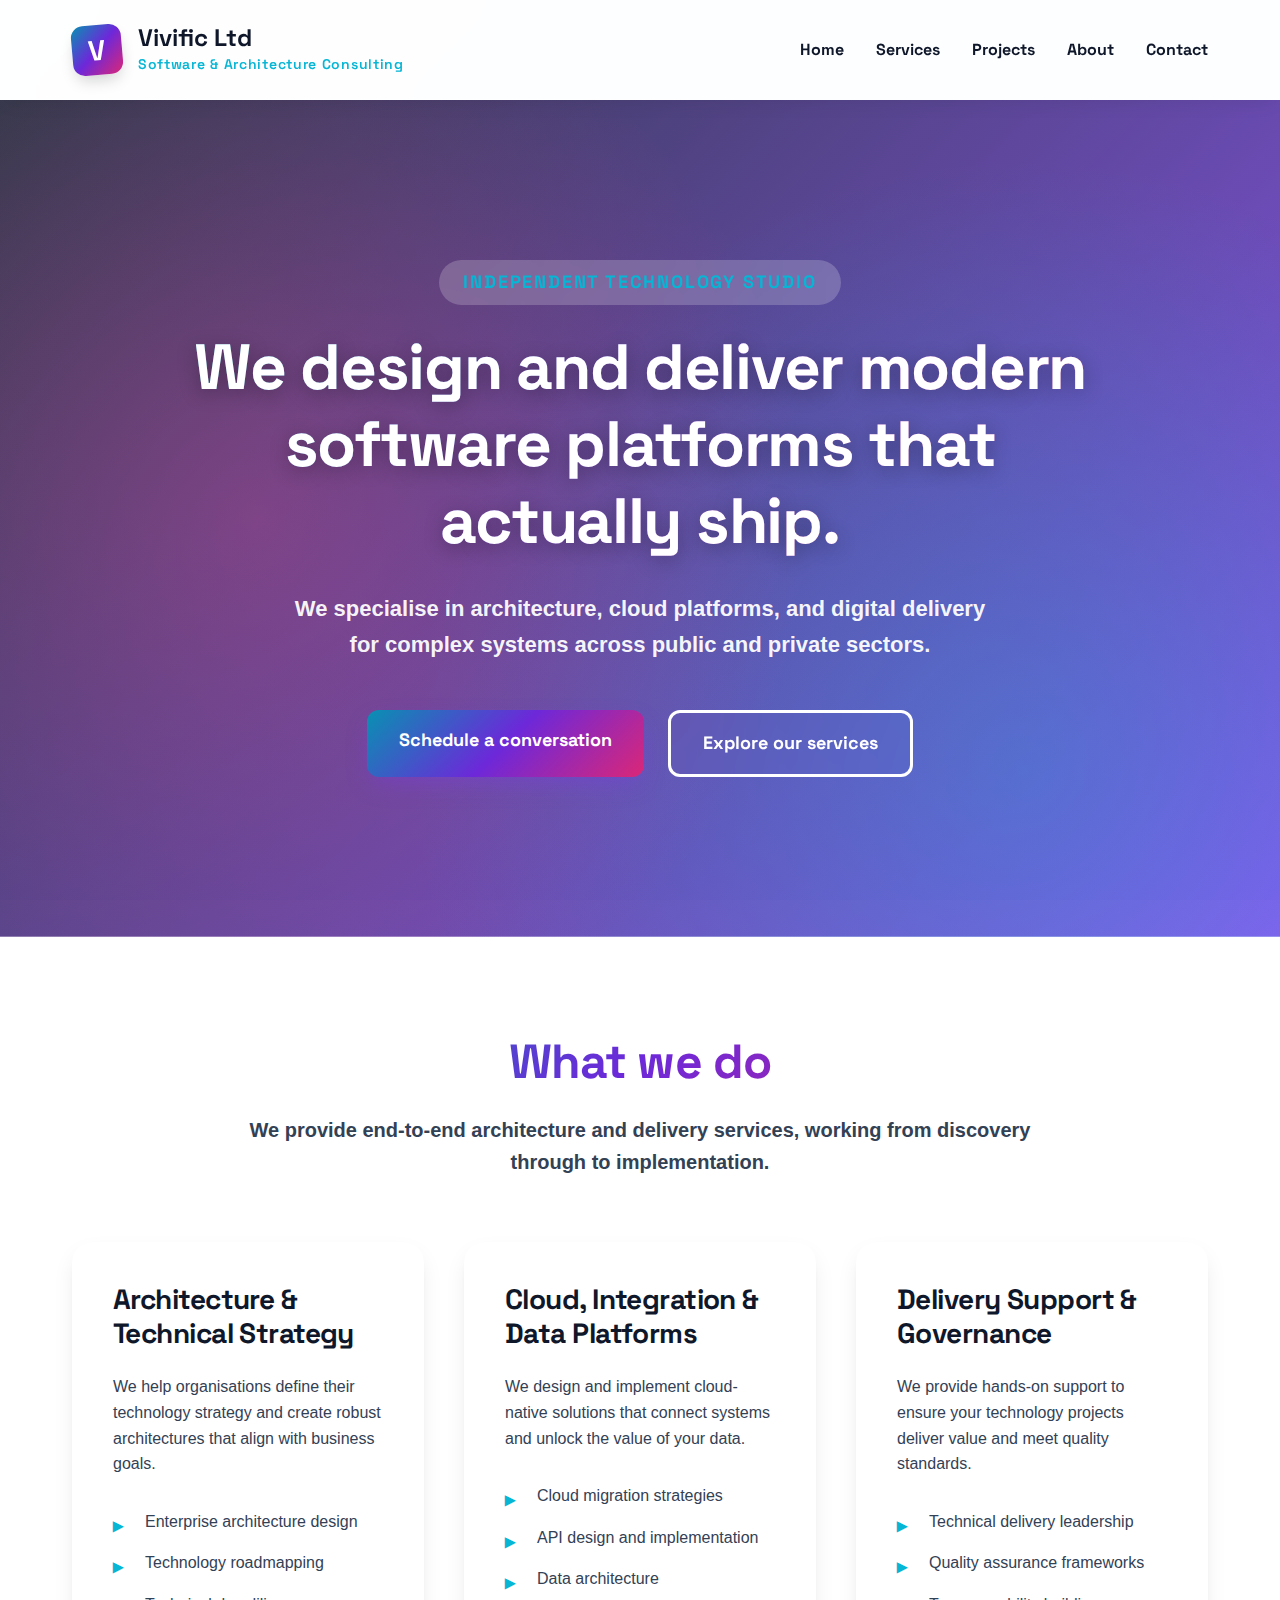
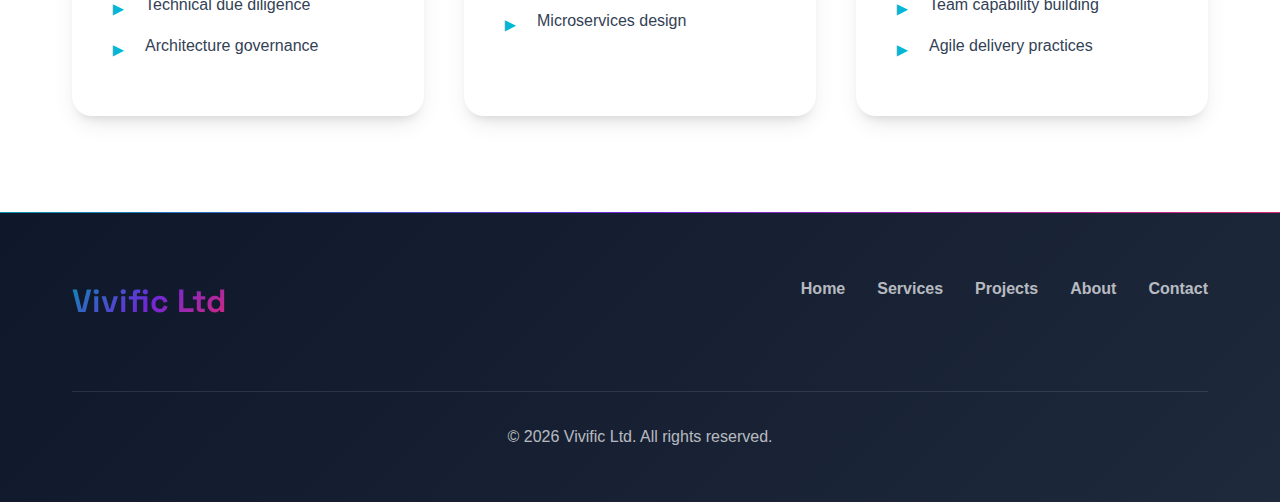
<file: index.html>
<!DOCTYPE html>
<html lang="en">
<head>
  <meta charset="UTF-8">
  <meta name="viewport" content="width=device-width, initial-scale=1.0">
  <title>Vivific Ltd - Software & Architecture Consulting</title>
  <link rel="stylesheet" href="styles.css">
  <link rel="preconnect" href="https://fonts.googleapis.com">
  <link rel="preconnect" href="https://fonts.gstatic.com" crossorigin>
  <link href="https://fonts.googleapis.com/css2?family=Space+Grotesk:wght@400;500;600;700&display=swap" rel="stylesheet">
</head>
<body>
  <header>
    <div class="container">
      <div class="header-container">
        <div class="logo">
          <div class="logo-mark">V</div>
          <div class="logo-text">
            <div class="logo-title">Vivific Ltd</div>
            <div class="logo-subtitle">Software & Architecture Consulting</div>
          </div>
        </div>
        <button class="mobile-menu-toggle" id="mobile-menu-toggle">
          <span></span>
          <span></span>
          <span></span>
        </button>
        <nav id="main-nav">
          <ul>
            <li><a href="index.html">Home</a></li>
            <li><a href="services.html">Services</a></li>
            <li><a href="projects.html">Projects</a></li>
            <li><a href="about.html">About</a></li>
            <li><a href="contact.html">Contact</a></li>
          </ul>
        </nav>
      </div>
    </div>
  </header>

  <main>
    <section class="hero">
      <div class="container">
        <div class="hero-content">
          <div class="kicker">Independent technology studio</div>
          <h1>We design and deliver modern software platforms that actually ship.</h1>
          <p>We specialise in architecture, cloud platforms, and digital delivery for complex systems across public and private sectors.</p>
          <div class="cta-buttons">
            <a href="contact.html" class="btn btn-primary">Schedule a conversation</a>
            <a href="services.html" class="btn btn-secondary">Explore our services</a>
          </div>
        </div>
      </div>
    </section>

    <section class="what-we-do">
      <div class="container">
        <div class="section-title">
          <h2>What we do</h2>
          <p>We provide end-to-end architecture and delivery services, working from discovery through to implementation.</p>
        </div>
        <div class="cards">
          <div class="card">
            <h3>Architecture & Technical Strategy</h3>
            <p>We help organisations define their technology strategy and create robust architectures that align with business goals.</p>
            <ul>
              <li>Enterprise architecture design</li>
              <li>Technology roadmapping</li>
              <li>Technical due diligence</li>
              <li>Architecture governance</li>
            </ul>
          </div>
          <div class="card">
            <h3>Cloud, Integration & Data Platforms</h3>
            <p>We design and implement cloud-native solutions that connect systems and unlock the value of your data.</p>
            <ul>
              <li>Cloud migration strategies</li>
              <li>API design and implementation</li>
              <li>Data architecture</li>
              <li>Microservices design</li>
            </ul>
          </div>
          <div class="card">
            <h3>Delivery Support & Governance</h3>
            <p>We provide hands-on support to ensure your technology projects deliver value and meet quality standards.</p>
            <ul>
              <li>Technical delivery leadership</li>
              <li>Quality assurance frameworks</li>
              <li>Team capability building</li>
              <li>Agile delivery practices</li>
            </ul>
          </div>
        </div>
      </div>
    </section>
  </main>

  <footer>
    <div class="container">
      <div class="footer-content">
        <div class="footer-logo">Vivific Ltd</div>
        <div class="footer-links">
          <ul>
            <li><a href="index.html">Home</a></li>
            <li><a href="services.html">Services</a></li>
            <li><a href="projects.html">Projects</a></li>
            <li><a href="about.html">About</a></li>
            <li><a href="contact.html">Contact</a></li>
          </ul>
        </div>
      </div>
      <div class="copyright">
        <p>&copy; <span id="current-year"></span> Vivific Ltd. All rights reserved.</p>
      </div>
    </div>
  </footer>

  <script>
    // Set current year in footer
    document.getElementById('current-year').textContent = new Date().getFullYear();

    // Mobile menu toggle
    const mobileMenuToggle = document.getElementById('mobile-menu-toggle');
    const mainNav = document.getElementById('main-nav');

    mobileMenuToggle.addEventListener('click', function() {
      mainNav.classList.toggle('active');
    });
  </script>
</body>
</html>
</file>
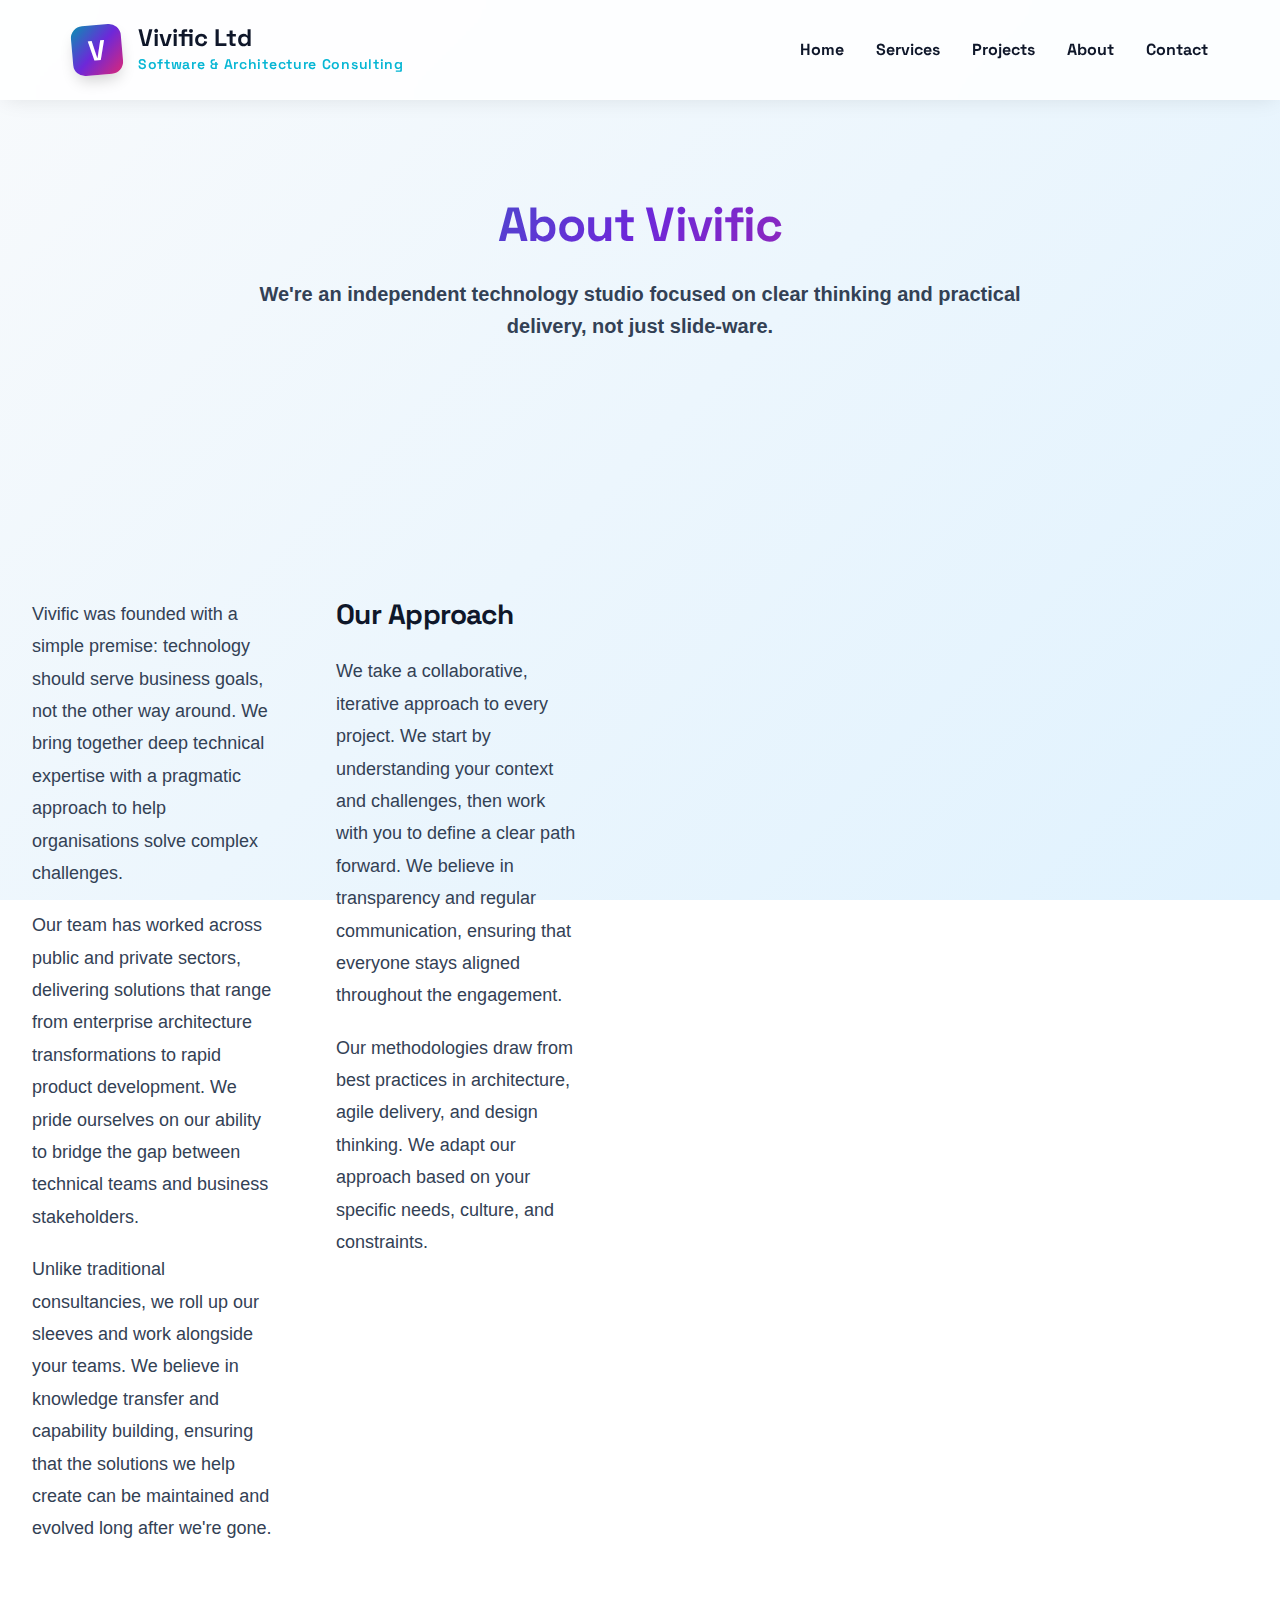
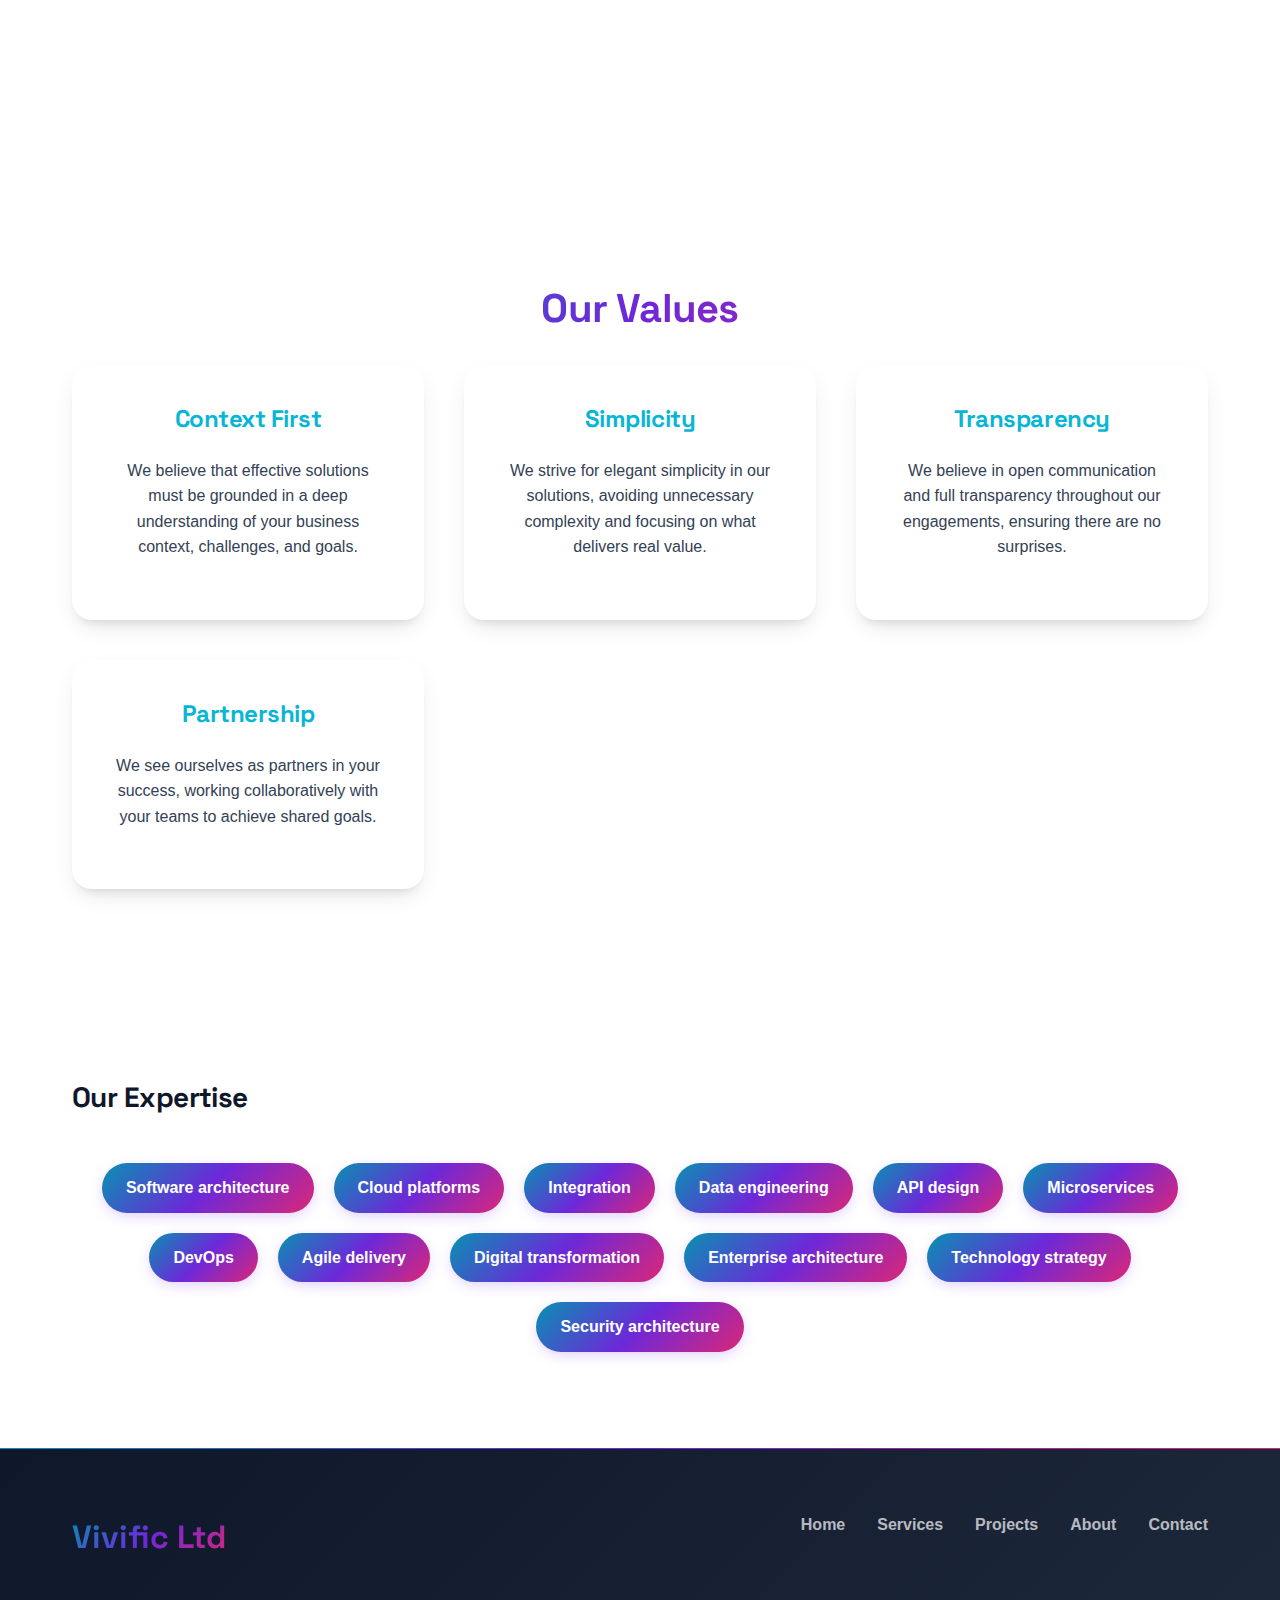
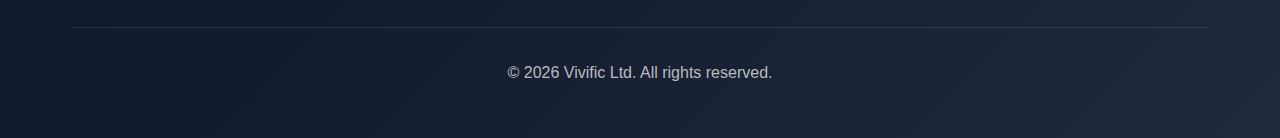
<file: about.html>
<!DOCTYPE html>
<html lang="en">
<head>
  <meta charset="UTF-8">
  <meta name="viewport" content="width=device-width, initial-scale=1.0">
  <title>About - Vivific Ltd</title>
  <link rel="stylesheet" href="styles.css">
  <link rel="preconnect" href="https://fonts.googleapis.com">
  <link rel="preconnect" href="https://fonts.gstatic.com" crossorigin>
  <link href="https://fonts.googleapis.com/css2?family=Space+Grotesk:wght@400;500;600;700;800&display=swap" rel="stylesheet">
</head>
<body>
  <header>
    <div class="container">
      <div class="header-container">
        <div class="logo">
          <div class="logo-mark">V</div>
          <div class="logo-text">
            <div class="logo-title">Vivific Ltd</div>
            <div class="logo-subtitle">Software & Architecture Consulting</div>
          </div>
        </div>
        <button class="mobile-menu-toggle" id="mobile-menu-toggle">
          <span></span>
          <span></span>
          <span></span>
        </button>
        <nav id="main-nav">
          <ul>
            <li><a href="index.html">Home</a></li>
            <li><a href="services.html">Services</a></li>
            <li><a href="projects.html">Projects</a></li>
            <li><a href="about.html">About</a></li>
            <li><a href="contact.html">Contact</a></li>
          </ul>
        </nav>
      </div>
    </div>
  </header>

  <main>
    <section class="page-intro">
      <div class="container">
        <div class="section-title">
          <h2>About Vivific</h2>
          <p>We're an independent technology studio focused on clear thinking and practical delivery, not just slide-ware.</p>
        </div>
      </div>
    </section>

    <section class="about-content">
      <div class="container">
        <div class="about-content">
          <div class="about-description">
            <p>Vivific was founded with a simple premise: technology should serve business goals, not the other way around. We bring together deep technical expertise with a pragmatic approach to help organisations solve complex challenges.</p>
            <p>Our team has worked across public and private sectors, delivering solutions that range from enterprise architecture transformations to rapid product development. We pride ourselves on our ability to bridge the gap between technical teams and business stakeholders.</p>
            <p>Unlike traditional consultancies, we roll up our sleeves and work alongside your teams. We believe in knowledge transfer and capability building, ensuring that the solutions we help create can be maintained and evolved long after we're gone.</p>
          </div>
          <div class="about-approach">
            <h3>Our Approach</h3>
            <p>We take a collaborative, iterative approach to every project. We start by understanding your context and challenges, then work with you to define a clear path forward. We believe in transparency and regular communication, ensuring that everyone stays aligned throughout the engagement.</p>
            <p>Our methodologies draw from best practices in architecture, agile delivery, and design thinking. We adapt our approach based on your specific needs, culture, and constraints.</p>
          </div>
        </div>
      </div>
    </section>

    <section class="values">
      <div class="container">
        <h3>Our Values</h3>
        <div class="value-cards">
          <div class="value-card">
            <h4>Context First</h4>
            <p>We believe that effective solutions must be grounded in a deep understanding of your business context, challenges, and goals.</p>
          </div>
          <div class="value-card">
            <h4>Simplicity</h4>
            <p>We strive for elegant simplicity in our solutions, avoiding unnecessary complexity and focusing on what delivers real value.</p>
          </div>
          <div class="value-card">
            <h4>Transparency</h4>
            <p>We believe in open communication and full transparency throughout our engagements, ensuring there are no surprises.</p>
          </div>
          <div class="value-card">
            <h4>Partnership</h4>
            <p>We see ourselves as partners in your success, working collaboratively with your teams to achieve shared goals.</p>
          </div>
        </div>
      </div>
    </section>

    <section class="skills">
      <div class="container">
        <h3>Our Expertise</h3>
        <div class="skills-tags">
          <span class="tag">Software architecture</span>
          <span class="tag">Cloud platforms</span>
          <span class="tag">Integration</span>
          <span class="tag">Data engineering</span>
          <span class="tag">API design</span>
          <span class="tag">Microservices</span>
          <span class="tag">DevOps</span>
          <span class="tag">Agile delivery</span>
          <span class="tag">Digital transformation</span>
          <span class="tag">Enterprise architecture</span>
          <span class="tag">Technology strategy</span>
          <span class="tag">Security architecture</span>
        </div>
      </div>
    </section>
  </main>

  <footer>
    <div class="container">
      <div class="footer-content">
        <div class="footer-logo">Vivific Ltd</div>
        <div class="footer-links">
          <ul>
            <li><a href="index.html">Home</a></li>
            <li><a href="services.html">Services</a></li>
            <li><a href="projects.html">Projects</a></li>
            <li><a href="about.html">About</a></li>
            <li><a href="contact.html">Contact</a></li>
          </ul>
        </div>
      </div>
      <div class="copyright">
        <p>&copy; <span id="current-year"></span> Vivific Ltd. All rights reserved.</p>
      </div>
    </div>
  </footer>

  <script>
    // Set current year in footer
    document.getElementById('current-year').textContent = new Date().getFullYear();

    // Mobile menu toggle
    const mobileMenuToggle = document.getElementById('mobile-menu-toggle');
    const mainNav = document.getElementById('main-nav');

    mobileMenuToggle.addEventListener('click', function() {
      mainNav.classList.toggle('active');
    });
  </script>
</body>
</html>
</file>
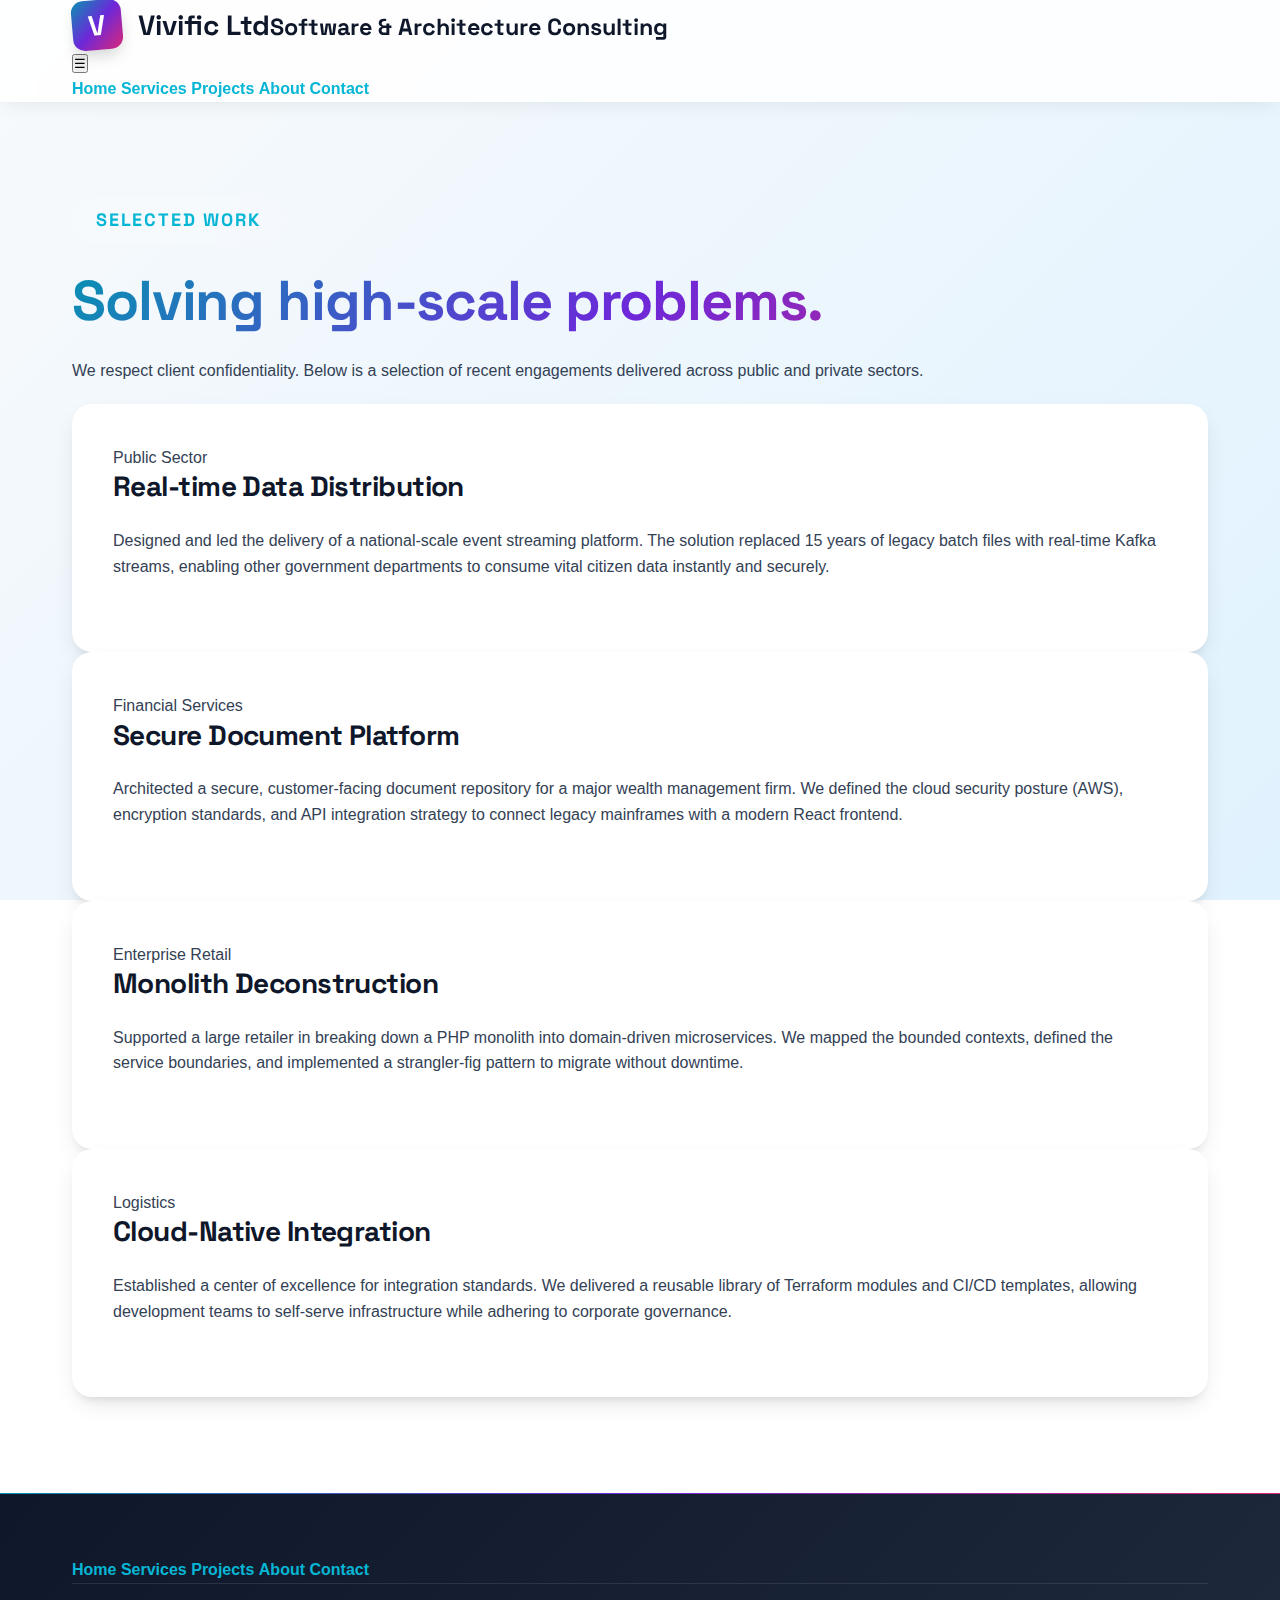
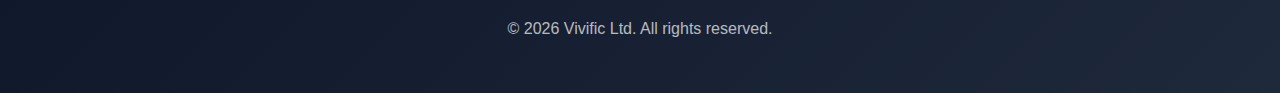
<file: projects.html>
<!DOCTYPE html>
<html lang="en">
<head>
    <meta charset="UTF-8">
    <meta name="viewport" content="width=device-width, initial-scale=1.0">
    <title>Selected Projects | Vivific Ltd</title>
    <link rel="preconnect" href="https://fonts.googleapis.com">
    <link rel="preconnect" href="https://fonts.gstatic.com" crossorigin>
    <link href="https://fonts.googleapis.com/css2?family=Inter:wght@300;400;500;600&family=Space+Grotesk:wght@500;700&display=swap" rel="stylesheet">
    <link rel="stylesheet" href="styles.css">
</head>
<body>

    <header>
        <div class="container nav-wrapper">
            <a href="index.html" class="logo">
                <div class="logo-mark">V</div>
                <span>Vivific Ltd<small>Software & Architecture Consulting</small></span>
            </a>
            <button class="menu-toggle">☰</button>
            <nav class="nav-links">
                <a href="index.html">Home</a>
                <a href="services.html">Services</a>
                <a href="projects.html" class="active">Projects</a>
                <a href="about.html">About</a>
                <a href="contact.html">Contact</a>
            </nav>
        </div>
    </header>

    <main>
        <section>
            <div class="container">
                <span class="kicker">Selected Work</span>
                <h1>Solving high-scale problems.</h1>
                <p>We respect client confidentiality. Below is a selection of recent engagements delivered across public and private sectors.</p>

                <div class="card-grid">
                    
                    <article class="card">
                        <span class="pill">Public Sector</span>
                        <h3>Real-time Data Distribution</h3>
                        <p>Designed and led the delivery of a national-scale event streaming platform. The solution replaced 15 years of legacy batch files with real-time Kafka streams, enabling other government departments to consume vital citizen data instantly and securely.</p>
                    </article>

                    <article class="card">
                        <span class="pill">Financial Services</span>
                        <h3>Secure Document Platform</h3>
                        <p>Architected a secure, customer-facing document repository for a major wealth management firm. We defined the cloud security posture (AWS), encryption standards, and API integration strategy to connect legacy mainframes with a modern React frontend.</p>
                    </article>

                    <article class="card">
                        <span class="pill">Enterprise Retail</span>
                        <h3>Monolith Deconstruction</h3>
                        <p>Supported a large retailer in breaking down a PHP monolith into domain-driven microservices. We mapped the bounded contexts, defined the service boundaries, and implemented a strangler-fig pattern to migrate without downtime.</p>
                    </article>

                    <article class="card">
                        <span class="pill">Logistics</span>
                        <h3>Cloud-Native Integration</h3>
                        <p>Established a center of excellence for integration standards. We delivered a reusable library of Terraform modules and CI/CD templates, allowing development teams to self-serve infrastructure while adhering to corporate governance.</p>
                    </article>

                </div>
            </div>
        </section>
    </main>

    <footer>
        <div class="container">
            <div class="footer-links">
                <a href="index.html">Home</a>
                <a href="services.html">Services</a>
                <a href="projects.html">Projects</a>
                <a href="about.html">About</a>
                <a href="contact.html">Contact</a>
            </div>
            <p class="copyright">&copy; <script>document.write(new Date().getFullYear())</script> Vivific Ltd. All rights reserved.</p>
        </div>
    </footer>

    <script>
        const toggle = document.querySelector('.menu-toggle');
        const nav = document.querySelector('.nav-links');
        toggle.addEventListener('click', () => nav.classList.toggle('active'));
    </script>
</body>
</html>
</file>
<file: styles.css>
/* Global Styles */
:root {
  --primary-color: #06b6d4;
  --secondary-color: #7c3aed;
  --accent-color: #ec4899;
  --dark-color: #0f172a;
  --light-color: #f8fafc;
  --text-color: #334155;
  --border-color: #e2e8f0;
  --card-shadow: 0 10px 25px -5px rgba(0, 0, 0, 0.1), 0 8px 10px -6px rgba(0, 0, 0, 0.1);
  --card-hover-shadow: 0 20px 40px -10px rgba(0, 0, 0, 0.15), 0 10px 15px -5px rgba(0, 0, 0, 0.1);
  --gradient: linear-gradient(135deg, var(--primary-color), var(--secondary-color));
  --gradient-bold: linear-gradient(135deg, #0891b2, #6d28d9, #db2777);
  --gradient-text: linear-gradient(135deg, var(--primary-color), var(--accent-color));
  --transition: all 0.4s cubic-bezier(0.4, 0, 0.2, 1);
}

* {
  margin: 0;
  padding: 0;
  box-sizing: border-box;
}

html {
  scroll-behavior: smooth;
}

body {
  font-family: "Seb Neue", "Segoe UI", "Helvetica Neue", Arial, sans-serif;
  font-weight: 500;
  line-height: 1.6;
  color: var(--text-color);
  background: linear-gradient(135deg, #f8fafc 0%, #e0f2fe 100%);
  background-attachment: fixed;
}

a {
  text-decoration: none;
  color: var(--primary-color);
  transition: var(--transition);
  font-weight: 600;
}

a:hover {
  color: var(--secondary-color);
  transform: translateY(-1px);
}

img {
  max-width: 100%;
  height: auto;
}

/* Typography */
h1, h2, h3, h4, h5, h6 {
  font-family: "Seb Neue", "Space Grotesk", sans-serif;
  font-weight: 700;
  line-height: 1.2;
  margin-bottom: 1.5rem;
  color: var(--dark-color);
  letter-spacing: -0.02em;
}

h1 {
  font-size: 3.5rem;
  font-weight: 800;
  background: var(--gradient-bold);
  -webkit-background-clip: text;
  -webkit-text-fill-color: transparent;
  background-clip: text;
}

h2 {
  font-size: 2.5rem;
  font-weight: 800;
}

h3 {
  font-size: 1.75rem;
  font-weight: 700;
}

p {
  margin-bottom: 1.25rem;
  font-weight: 500;
}

/* Container */
.container {
  width: 100%;
  max-width: 1200px;
  margin: 0 auto;
  padding: 0 2rem;
}

/* Header */
header {
  background: rgba(255, 255, 255, 0.85);
  backdrop-filter: blur(20px);
  box-shadow: 0 4px 20px -5px rgba(0, 0, 0, 0.1);
  position: sticky;
  top: 0;
  z-index: 100;
  border-bottom: 1px solid rgba(255, 255, 255, 0.2);
}

.header-container {
  display: flex;
  justify-content: space-between;
  align-items: center;
  padding: 1.5rem 0;
}

.logo {
  display: flex;
  align-items: center;
  font-family: "Seb Neue", "Space Grotesk", sans-serif;
  font-weight: 800;
  font-size: 1.75rem;
  color: var(--dark-color);
}

.logo-mark {
  width: 50px;
  height: 50px;
  margin-right: 1rem;
  background: var(--gradient-bold);
  border-radius: 12px;
  display: flex;
  align-items: center;
  justify-content: center;
  color: white;
  font-weight: 900;
  font-size: 1.75rem;
  box-shadow: 0 8px 16px -4px rgba(0, 0, 0, 0.2);
  transform: rotate(-5deg);
  transition: var(--transition);
}

.logo:hover .logo-mark {
  transform: rotate(5deg) scale(1.1);
}

.logo-text {
  display: flex;
  flex-direction: column;
}

.logo-title {
  font-size: 1.5rem;
  line-height: 1.2;
  font-weight: 800;
}

.logo-subtitle {
  font-size: 0.875rem;
  font-weight: 600;
  color: var(--primary-color);
  letter-spacing: 0.05em;
}

nav ul {
  display: flex;
  list-style: none;
  gap: 2rem;
}

nav ul li a {
  font-family: "Seb Neue", "Space Grotesk", sans-serif;
  font-weight: 700;
  color: var(--dark-color);
  position: relative;
  transition: var(--transition);
  font-size: 1rem;
}

nav ul li a::after {
  content: "";
  position: absolute;
  bottom: -8px;
  left: 0;
  width: 0;
  height: 3px;
  background: var(--gradient-bold);
  transition: width 0.4s ease;
  border-radius: 2px;
}

nav ul li a:hover::after {
  width: 100%;
}

/* Mobile Navigation */
.mobile-menu-toggle {
  display: none;
  background: none;
  border: none;
  cursor: pointer;
  padding: 0.75rem;
  border-radius: 8px;
  transition: var(--transition);
}

.mobile-menu-toggle:hover {
  background: rgba(0, 0, 0, 0.05);
}

.mobile-menu-toggle span {
  display: block;
  width: 28px;
  height: 4px;
  background: var(--gradient-bold);
  margin: 6px 0;
  transition: var(--transition);
  border-radius: 2px;
}

/* Hero Section */
.hero {
  background: linear-gradient(135deg, rgba(15, 23, 42, 0.85), rgba(124, 58, 237, 0.85)), url("https://picsum.photos/seed/vivific-hero/1920/1080.jpg");
  background-size: cover;
  background-position: center;
  color: white;
  padding: 10rem 0;
  text-align: center;
  position: relative;
  overflow: hidden;
}

.hero::before {
  content: "";
  position: absolute;
  top: 0;
  left: 0;
  right: 0;
  bottom: 0;
  background: radial-gradient(circle at 20% 50%, rgba(236, 72, 153, 0.3) 0%, transparent 50%),
              radial-gradient(circle at 80% 80%, rgba(6, 182, 212, 0.3) 0%, transparent 50%);
  pointer-events: none;
}

.hero-content {
  max-width: 900px;
  margin: 0 auto;
  position: relative;
  z-index: 1;
}

.kicker {
  font-family: "Seb Neue", "Space Grotesk", sans-serif;
  font-size: 1.125rem;
  letter-spacing: 0.1em;
  text-transform: uppercase;
  margin-bottom: 1.5rem;
  color: var(--primary-color);
  font-weight: 700;
  background: rgba(255, 255, 255, 0.2);
  padding: 0.5rem 1.5rem;
  border-radius: 50px;
  display: inline-block;
  backdrop-filter: blur(10px);
}

.hero h1 {
  font-size: 4rem;
  margin-bottom: 2rem;
  color: white;
  -webkit-text-fill-color: white;
  text-shadow: 0 4px 20px rgba(0, 0, 0, 0.3);
}

.hero p {
  font-size: 1.375rem;
  margin-bottom: 3rem;
  max-width: 700px;
  margin-left: auto;
  margin-right: auto;
  font-weight: 600;
  color: rgba(255, 255, 255, 0.95);
}

.cta-buttons {
  display: flex;
  justify-content: center;
  gap: 1.5rem;
  flex-wrap: wrap;
}

.btn {
  display: inline-block;
  padding: 1rem 2rem;
  border-radius: 12px;
  font-family: "Seb Neue", "Space Grotesk", sans-serif;
  font-weight: 700;
  text-align: center;
  transition: var(--transition);
  cursor: pointer;
  border: none;
  font-size: 1.125rem;
  position: relative;
  overflow: hidden;
}

.btn::before {
  content: "";
  position: absolute;
  top: 0;
  left: -100%;
  width: 100%;
  height: 100%;
  background: linear-gradient(90deg, transparent, rgba(255, 255, 255, 0.2), transparent);
  transition: left 0.6s;
}

.btn:hover::before {
  left: 100%;
}

.btn-primary {
  background: var(--gradient-bold);
  color: white;
  box-shadow: 0 10px 25px -5px rgba(124, 58, 237, 0.4);
}

.btn-primary:hover {
  transform: translateY(-4px);
  box-shadow: 0 20px 40px -10px rgba(124, 58, 237, 0.5);
}

.btn-secondary {
  background-color: transparent;
  color: white;
  border: 3px solid white;
  backdrop-filter: blur(10px);
}

.btn-secondary:hover {
  background-color: white;
  color: var(--dark-color);
  transform: translateY(-4px);
}

/* Sections */
section {
  padding: 6rem 0;
}

.section-title {
  text-align: center;
  margin-bottom: 4rem;
}

.section-title h2 {
  font-size: 3rem;
  margin-bottom: 1.5rem;
  background: var(--gradient-bold);
  -webkit-background-clip: text;
  -webkit-text-fill-color: transparent;
  background-clip: text;
}

.section-title p {
  font-size: 1.25rem;
  max-width: 800px;
  margin: 0 auto;
  font-weight: 600;
  color: var(--text-color);
}

/* Cards */
.cards {
  display: grid;
  grid-template-columns: repeat(auto-fit, minmax(350px, 1fr));
  gap: 2.5rem;
}

.card {
  background: white;
  border-radius: 20px;
  padding: 2.5rem;
  box-shadow: var(--card-shadow);
  transition: var(--transition);
  border: 1px solid rgba(255, 255, 255, 0.8);
  position: relative;
  overflow: hidden;
}

.card::before {
  content: "";
  position: absolute;
  top: 0;
  left: 0;
  right: 0;
  height: 4px;
  background: var(--gradient-bold);
  transform: scaleX(0);
  transition: transform 0.4s ease;
}

.card:hover::before {
  transform: scaleX(1);
}

.card:hover {
  transform: translateY(-10px);
  box-shadow: var(--card-hover-shadow);
}

.card h3 {
  font-size: 1.75rem;
  margin-bottom: 1.5rem;
  color: var(--dark-color);
}

.card p {
  margin-bottom: 2rem;
  font-weight: 500;
}

.card ul {
  list-style: none;
  padding-left: 0;
}

.card ul li {
  padding-left: 2rem;
  position: relative;
  margin-bottom: 1rem;
  font-weight: 500;
}

.card ul li::before {
  content: "▸";
  position: absolute;
  left: 0;
  color: var(--primary-color);
  font-weight: bold;
  font-size: 1.25rem;
}

/* Service Cards */
.service-card {
  height: 100%;
  display: flex;
  flex-direction: column;
}

.service-card .card-icon {
  width: 80px;
  height: 80px;
  background: var(--gradient-bold);
  border-radius: 20px;
  display: flex;
  align-items: center;
  justify-content: center;
  color: white;
  font-size: 2rem;
  margin-bottom: 2rem;
  box-shadow: 0 10px 20px -5px rgba(124, 58, 237, 0.3);
  transition: var(--transition);
}

.service-card:hover .card-icon {
  transform: rotate(10deg) scale(1.1);
}

/* Project Cards */
.project-card {
  height: 100%;
}

.project-label {
  display: inline-block;
  padding: 0.5rem 1rem;
  background: linear-gradient(135deg, rgba(6, 182, 212, 0.1), rgba(236, 72, 153, 0.1));
  border-radius: 50px;
  font-size: 0.875rem;
  font-weight: 700;
  margin-bottom: 1.5rem;
  color: var(--primary-color);
  border: 1px solid rgba(6, 182, 212, 0.2);
}

/* About Page */
.about-content {
  display: grid;
  grid-template-columns: 1fr 1fr;
  gap: 4rem;
  margin-bottom: 4rem;
}

.about-description p, .about-approach p {
  font-size: 1.125rem;
  line-height: 1.8;
  font-weight: 500;
}

.values {
  margin-top: 4rem;
}

.values h3 {
  margin-bottom: 2rem;
  text-align: center;
  font-size: 2.5rem;
  background: var(--gradient-bold);
  -webkit-background-clip: text;
  -webkit-text-fill-color: transparent;
  background-clip: text;
}

.value-cards {
  display: grid;
  grid-template-columns: repeat(auto-fit, minmax(280px, 1fr));
  gap: 2.5rem;
}

.value-card {
  background: white;
  border-radius: 20px;
  padding: 2.5rem;
  box-shadow: var(--card-shadow);
  text-align: center;
  transition: var(--transition);
}

.value-card:hover {
  transform: translateY(-8px);
  box-shadow: var(--card-hover-shadow);
}

.value-card h4 {
  margin-bottom: 1.5rem;
  color: var(--primary-color);
  font-size: 1.5rem;
}

.value-card p {
  font-weight: 500;
}

.skills-tags {
  display: flex;
  flex-wrap: wrap;
  gap: 1.25rem;
  margin-top: 3rem;
  justify-content: center;
}

.tag {
  display: inline-block;
  padding: 0.75rem 1.5rem;
  background: var(--gradient-bold);
  color: white;
  border-radius: 50px;
  font-size: 1rem;
  font-weight: 700;
  box-shadow: 0 4px 15px -3px rgba(124, 58, 237, 0.3);
  transition: var(--transition);
}

.tag:hover {
  transform: translateY(-3px);
  box-shadow: 0 8px 25px -5px rgba(124, 58, 237, 0.4);
}

/* Contact Page */
.contact-info {
  display: grid;
  grid-template-columns: 1fr 1fr;
  gap: 4rem;
  margin-bottom: 4rem;
}

.contact-details {
  background: white;
  border-radius: 20px;
  padding: 3rem;
  box-shadow: var(--card-shadow);
}

.contact-details h3 {
  font-size: 2rem;
  margin-bottom: 2rem;
  background: var(--gradient-bold);
  -webkit-background-clip: text;
  -webkit-text-fill-color: transparent;
  background-clip: text;
}

.contact-details p {
  margin-bottom: 1.5rem;
  font-size: 1.125rem;
}

.contact-form {
  background: white;
  border-radius: 20px;
  padding: 3rem;
  box-shadow: var(--card-shadow);
}

.contact-form h3 {
  font-size: 2rem;
  margin-bottom: 2rem;
  background: var(--gradient-bold);
  -webkit-background-clip: text;
  -webkit-text-fill-color: transparent;
  background-clip: text;
}

.form-group {
  margin-bottom: 2rem;
}

.form-group label {
  display: block;
  margin-bottom: 0.75rem;
  font-weight: 700;
  color: var(--dark-color);
  font-size: 1.125rem;
}

.form-group input,
.form-group textarea {
  width: 100%;
  padding: 1rem 1.25rem;
  border: 2px solid var(--border-color);
  border-radius: 12px;
  font-family: inherit;
  font-size: 1rem;
  font-weight: 500;
  transition: var(--transition);
  background: var(--light-color);
}

.form-group input:focus,
.form-group textarea:focus {
  outline: none;
  border-color: var(--primary-color);
  box-shadow: 0 0 0 4px rgba(6, 182, 212, 0.1);
  background: white;
}

.form-group textarea {
  min-height: 180px;
  resize: vertical;
}

/* Footer */
footer {
  background: linear-gradient(135deg, var(--dark-color), #1e293b);
  color: white;
  padding: 4rem 0 2rem;
  position: relative;
  overflow: hidden;
}

footer::before {
  content: "";
  position: absolute;
  top: 0;
  left: 0;
  right: 0;
  height: 1px;
  background: var(--gradient-bold);
}

.footer-content {
  display: flex;
  justify-content: space-between;
  margin-bottom: 3rem;
}

.footer-logo {
  font-family: "Seb Neue", "Space Grotesk", sans-serif;
  font-weight: 800;
  font-size: 2rem;
  margin-bottom: 1rem;
  background: var(--gradient-bold);
  -webkit-background-clip: text;
  -webkit-text-fill-color: transparent;
  background-clip: text;
}

.footer-links ul {
  list-style: none;
  display: flex;
  gap: 2rem;
}

.footer-links ul li a {
  color: rgba(255, 255, 255, 0.7);
  transition: var(--transition);
  font-weight: 600;
}

.footer-links ul li a:hover {
  color: white;
  transform: translateY(-2px);
}

.copyright {
  text-align: center;
  padding-top: 2rem;
  border-top: 1px solid rgba(255, 255, 255, 0.1);
  color: rgba(255, 255, 255, 0.7);
  font-size: 1rem;
  font-weight: 500;
}

/* Responsive Design */
@media (max-width: 992px) {
  .about-content,
  .contact-info {
    grid-template-columns: 1fr;
  }
  
  .hero h1 {
    font-size: 3rem;
  }
}

@media (max-width: 768px) {
  .mobile-menu-toggle {
    display: block;
  }

  nav {
    position: fixed;
    top: 90px;
    left: -100%;
    width: 100%;
    height: calc(100vh - 90px);
    background: white;
    box-shadow: 0 10px 30px -5px rgba(0, 0, 0, 0.2);
    transition: left 0.4s ease;
  }

  nav.active {
    left: 0;
  }

  nav ul {
    flex-direction: column;
    padding: 3rem;
    gap: 1.5rem;
  }

  nav ul li a {
    font-size: 1.25rem;
  }

  .hero {
    padding: 7rem 0;
  }

  .hero h1 {
    font-size: 2.5rem;
  }

  .hero p {
    font-size: 1.125rem;
  }

  .cta-buttons {
    flex-direction: column;
    align-items: center;
  }

  .btn {
    width: 100%;
    max-width: 300px;
  }

  .footer-content {
    flex-direction: column;
    gap: 2rem;
  }
  
  .footer-links ul {
    flex-direction: column;
    gap: 1rem;
  }
}

@media (max-width: 576px) {
  .container {
    padding: 0 1rem;
  }
  
  .hero {
    padding: 5rem 0;
  }

  .hero h1 {
    font-size: 2rem;
  }

  section {
    padding: 4rem 0;
  }

  .section-title h2 {
    font-size: 2rem;
  }
  
  .cards {
    grid-template-columns: 1fr;
  }
  
  .card {
    padding: 2rem;
  }
}
</file>
